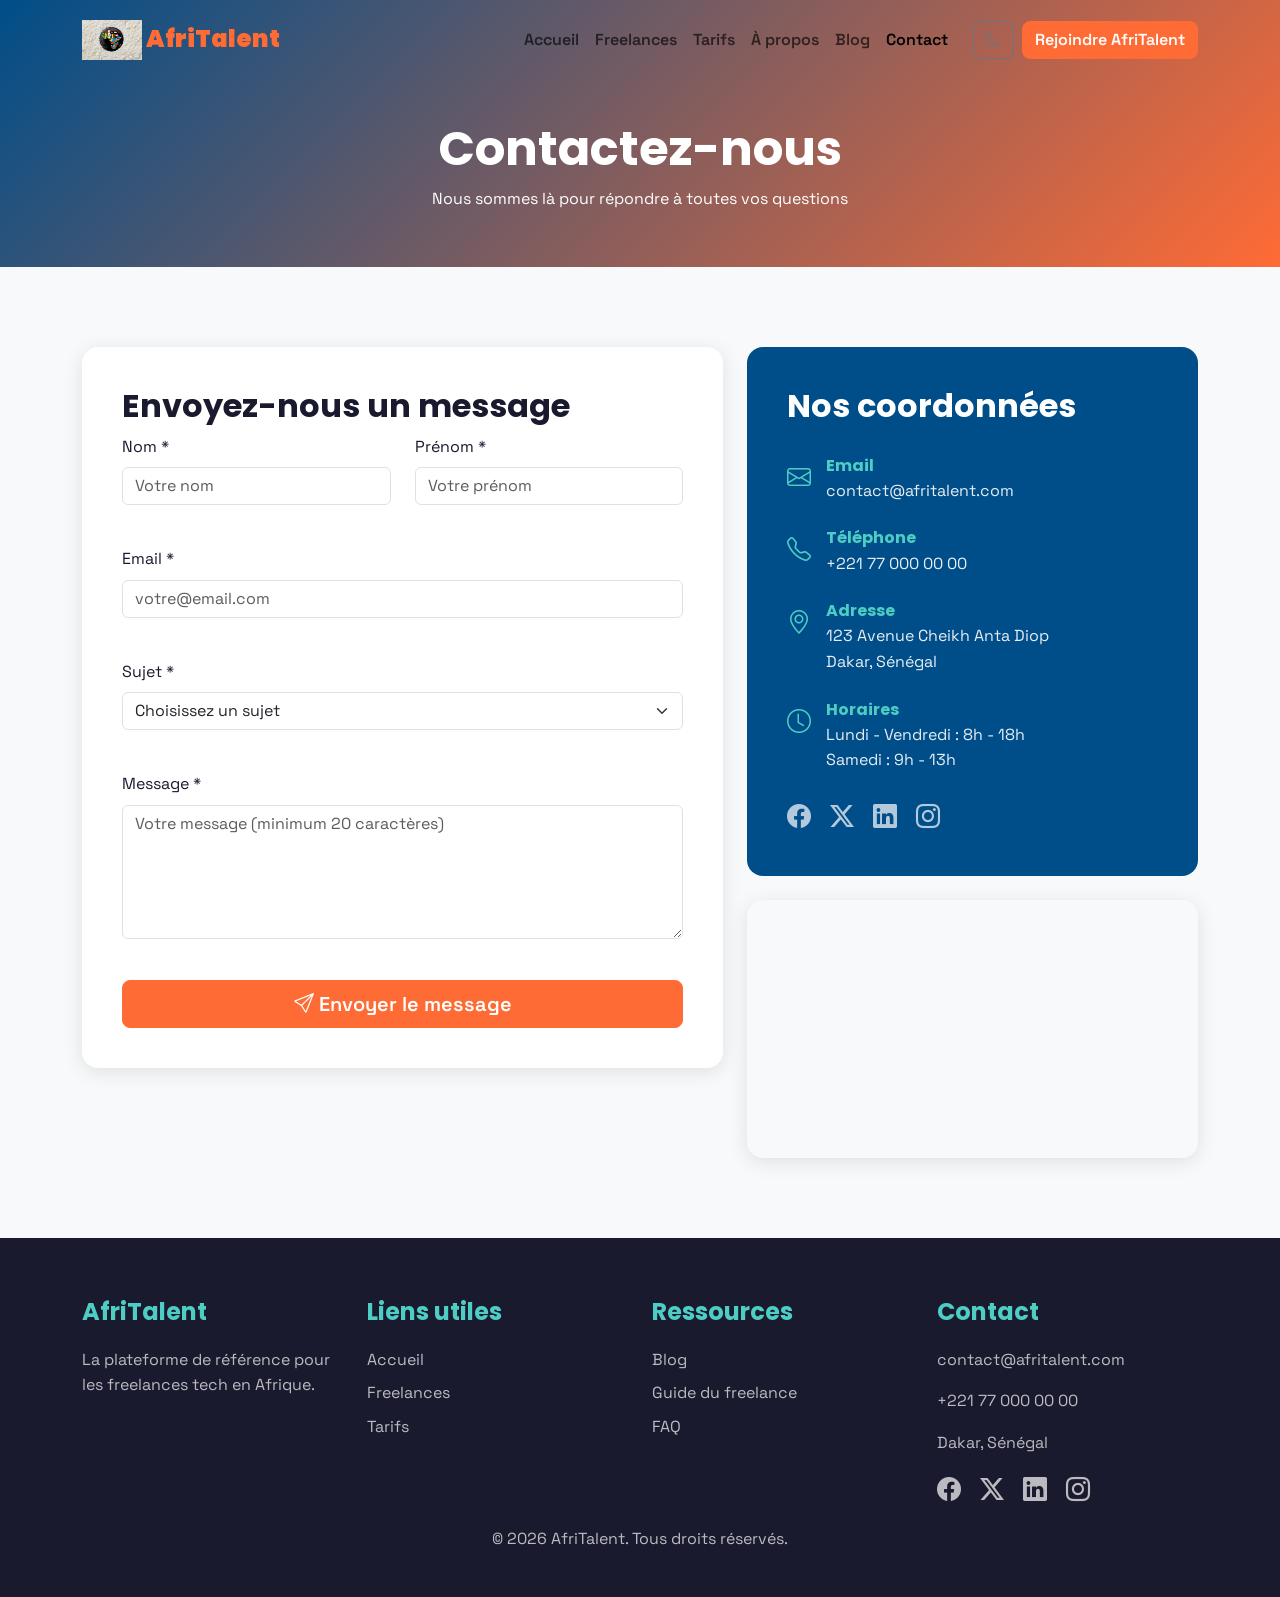
<file: contact.html>
<!DOCTYPE html>
<html lang="fr">
<head>
  <meta charset="UTF-8">
  <meta name="viewport" content="width=device-width, initial-scale=1.0">
  <title>AfriTalent — Contact</title>

  
  <link href="https://cdn.jsdelivr.net/npm/bootstrap@5.3.3/dist/css/bootstrap.min.css" rel="stylesheet">

  <link href="https://cdn.jsdelivr.net/npm/bootstrap-icons@1.11.3/font/bootstrap-icons.css" rel="stylesheet">

  <link rel="stylesheet" href="css/style.css">
</head>
<body>

  
  <header>
    <nav class="navbar navbar-expand-lg fixed-top" id="navbar">
      <div class="container">
        <a class="navbar-brand" href="index.html">
          <img src="images/logo.jpg" alt="Logo AfriTalent" height="40">
          AfriTalent
        </a>
        <button class="navbar-toggler" type="button"
                data-bs-toggle="collapse"
                data-bs-target="#navbarMenu"
                aria-controls="navbarMenu"
                aria-expanded="false"
                aria-label="Ouvrir le menu">
          <span class="navbar-toggler-icon"></span>
        </button>
        <div class="collapse navbar-collapse" id="navbarMenu">
          <ul class="navbar-nav ms-auto">
            <li class="nav-item"><a class="nav-link" href="index.html">Accueil</a></li>
            <li class="nav-item"><a class="nav-link" href="freelances.html">Freelances</a></li>
            <li class="nav-item"><a class="nav-link" href="tarifs.html">Tarifs</a></li>
            <li class="nav-item"><a class="nav-link" href="about.html">À propos</a></li>
            <li class="nav-item"><a class="nav-link" href="#">Blog</a></li>
            <li class="nav-item"><a class="nav-link active" href="contact.html">Contact</a></li>
          </ul>
          <button id="darkModeToggle" class="btn btn-outline-secondary ms-3">
            <i class="bi bi-moon"></i>
          </button>
          <a href="contact.html" class="btn btn-primary ms-2">Rejoindre AfriTalent</a>
        </div>
      </div>
    </nav>
  </header>

  <main>

  
    <section id="page-title">
      <div class="container text-center">
        <h1>Contactez-nous</h1>
        <p>Nous sommes là pour répondre à toutes vos questions</p>
      </div>
    </section>

  
    <section id="contact-section">
      <div class="container">
        <div class="row">

        
          <div class="col-lg-7">
            <div class="formulaire-card">
              <h2>Envoyez-nous un message</h2>

              <form id="contactForm" novalidate>

              
                <div class="row">
                  <div class="col-md-6 mb-3">
                    <label for="nom" class="form-label">Nom *</label>
                    <input type="text" 
                           class="form-control" 
                           id="nom" 
                           placeholder="Votre nom"
                           required>
                    <div class="error-message" id="error-nom"></div>
                  </div>
                  <div class="col-md-6 mb-3">
                    <label for="prenom" class="form-label">Prénom *</label>
                    <input type="text" 
                           class="form-control" 
                           id="prenom" 
                           placeholder="Votre prénom"
                           required>
                    <div class="error-message" id="error-prenom"></div>
                  </div>
                </div>

              
                <div class="mb-3">
                  <label for="email" class="form-label">Email *</label>
                  <input type="email" 
                         class="form-control" 
                         id="email" 
                         placeholder="votre@email.com"
                         required>
                  <div class="error-message" id="error-email"></div>
                </div>

              
                <div class="mb-3">
                  <label for="sujet" class="form-label">Sujet *</label>
                  <select class="form-select" id="sujet" required>
                    <option value="">Choisissez un sujet</option>
                    <option value="inscription">Inscription</option>
                    <option value="mission">Trouver une mission</option>
                    <option value="recrutement">Recruter un freelance</option>
                    <option value="tarifs">Questions sur les tarifs</option>
                    <option value="autre">Autre</option>
                  </select>
                  <div class="error-message" id="error-sujet"></div>
                </div>

              
                <div class="mb-3">
                  <label for="message" class="form-label">Message *</label>
                  <textarea class="form-control" 
                            id="message" 
                            rows="5" 
                            placeholder="Votre message (minimum 20 caractères)"
                            required></textarea>
                  <div class="error-message" id="error-message"></div>
                </div>

              
                <button type="submit" class="btn btn-primary btn-lg w-100">
                  <i class="bi bi-send"></i> Envoyer le message
                </button>

              
                <div id="success-message" class="success-alert" style="display:none;">
                  <i class="bi bi-check-circle"></i>
                  Votre message a été envoyé avec succès ! Nous vous répondrons sous 24h.
                </div>

              </form>
            </div>
          </div>

        
          <div class="col-lg-5">
            <div class="infos-contact">

              <h2>Nos coordonnées</h2>

              <div class="info-item">
                <i class="bi bi-envelope"></i>
                <div>
                  <h4>Email</h4>
                  <p>contact@afritalent.com</p>
                </div>
              </div>

              <div class="info-item">
                <i class="bi bi-telephone"></i>
                <div>
                  <h4>Téléphone</h4>
                  <p>+221 77 000 00 00</p>
                </div>
              </div>

              <div class="info-item">
                <i class="bi bi-geo-alt"></i>
                <div>
                  <h4>Adresse</h4>
                  <p>123 Avenue Cheikh Anta Diop<br>Dakar, Sénégal</p>
                </div>
              </div>

              <div class="info-item">
                <i class="bi bi-clock"></i>
                <div>
                  <h4>Horaires</h4>
                  <p>Lundi - Vendredi : 8h - 18h<br>Samedi : 9h - 13h</p>
                </div>
              </div>

            
              <div class="social-icons mt-4">
                <a href="#" aria-label="Facebook"><i class="bi bi-facebook"></i></a>
                <a href="#" aria-label="Twitter"><i class="bi bi-twitter-x"></i></a>
                <a href="#" aria-label="LinkedIn"><i class="bi bi-linkedin"></i></a>
                <a href="#" aria-label="Instagram"><i class="bi bi-instagram"></i></a>
              </div>

            </div>

            
            <div class="map-container mt-4">
              <iframe 
                src="https://www.google.com/maps/embed?pb=!1m18!1m12!1m3!1d15427.398935659!2d-17.4676861!3d14.7167284!2m3!1f0!2f0!3f0!3m2!1i1024!2i768!4f13.1!3m3!1m2!1s0xec172f5b3c5b78f%3A0x8ba4c Fixedfc1c4ef0a!2sDakar%2C%20S%C3%A9n%C3%A9gal!5e0!3m2!1sfr!2sfr!4v1234567890"
                width="100%" 
                height="250" 
                style="border:0;" 
                allowfullscreen="" 
                loading="lazy"
                title="Localisation AfriTalent sur Google Maps">
              </iframe>
            </div>

          </div>
        </div>
      </div>
    </section>

  </main>


  <footer>
    <div class="container">
      <div class="row">
        <div class="col-md-3">
          <h4>AfriTalent</h4>
          <p>La plateforme de référence pour les freelances tech en Afrique.</p>
        </div>
        <div class="col-md-3">
          <h4>Liens utiles</h4>
          <ul>
            <li><a href="index.html">Accueil</a></li>
            <li><a href="freelances.html">Freelances</a></li>
            <li><a href="tarifs.html">Tarifs</a></li>
          </ul>
        </div>
        <div class="col-md-3">
          <h4>Ressources</h4>
          <ul>
            <li><a href="#">Blog</a></li>
            <li><a href="#">Guide du freelance</a></li>
            <li><a href="#">FAQ</a></li>
          </ul>
        </div>
        <div class="col-md-3">
          <h4>Contact</h4>
          <p>contact@afritalent.com</p>
          <p>+221 77 000 00 00</p>
          <p>Dakar, Sénégal</p>
          <div class="social-icons">
            <a href="#" aria-label="Facebook"><i class="bi bi-facebook"></i></a>
            <a href="#" aria-label="Twitter"><i class="bi bi-twitter-x"></i></a>
            <a href="#" aria-label="LinkedIn"><i class="bi bi-linkedin"></i></a>
            <a href="#" aria-label="Instagram"><i class="bi bi-instagram"></i></a>
          </div>
        </div>
      </div>
      <div class="text-center mt-3">
        <p>&copy; <span id="annee"></span> AfriTalent. Tous droits réservés.</p>
      </div>
    </div>
  </footer>

  
  <button id="backToTop" aria-label="Retour en haut">
    <i class="bi bi-arrow-up"></i>
  </button>

  
  <script src="https://cdn.jsdelivr.net/npm/bootstrap@5.3.3/dist/js/bootstrap.bundle.min.js"></script>

  <script src="js/main.js"></script>

</body>
</html>
</file>
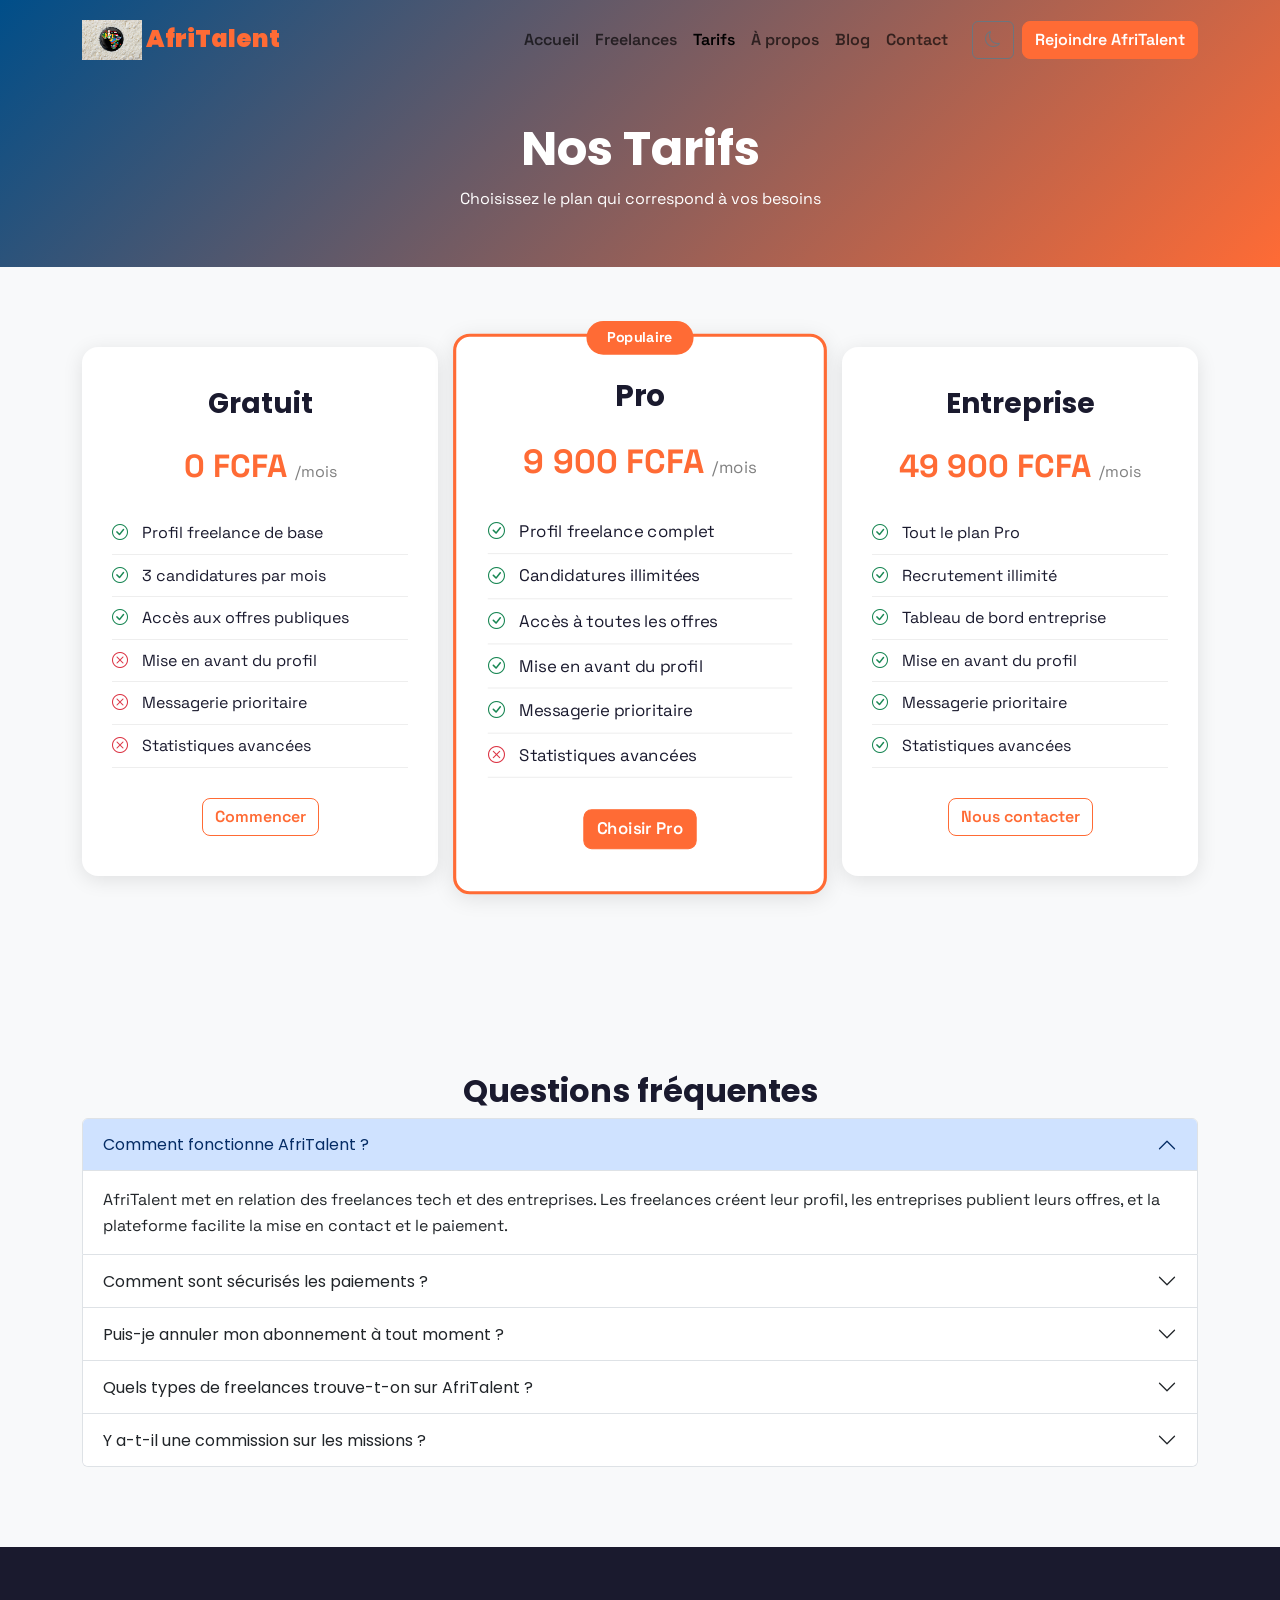
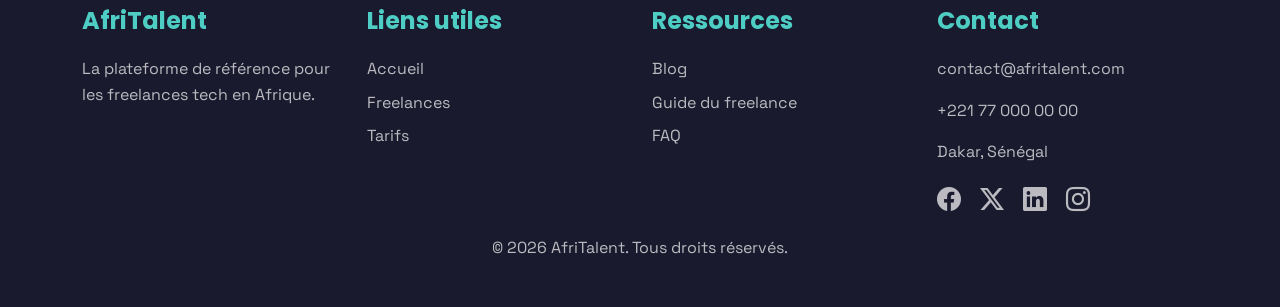
<file: tarifs.html>
<!DOCTYPE html>
<html lang="fr">
<head>
  <meta charset="UTF-8">
  <meta name="viewport" content="width=device-width, initial-scale=1.0">
  <title>AfriTalent — Tarifs</title>

  
  <link href="https://cdn.jsdelivr.net/npm/bootstrap@5.3.3/dist/css/bootstrap.min.css" rel="stylesheet">
  
  <link href="https://cdn.jsdelivr.net/npm/bootstrap-icons@1.11.3/font/bootstrap-icons.css" rel="stylesheet">
  
  <link rel="stylesheet" href="css/style.css">
</head>
<body>

  
  <header>
    <nav class="navbar navbar-expand-lg fixed-top" id="navbar">
      <div class="container">
        <a class="navbar-brand" href="index.html">
          <img src="images/logo.jpg" alt="Logo AfriTalent" height="40">
          AfriTalent
        </a>
        <button class="navbar-toggler" type="button"
                data-bs-toggle="collapse"
                data-bs-target="#navbarMenu"
                aria-controls="navbarMenu"
                aria-expanded="false"
                aria-label="Ouvrir le menu">
          <span class="navbar-toggler-icon"></span>
        </button>
        <div class="collapse navbar-collapse" id="navbarMenu">
          <ul class="navbar-nav ms-auto">
            <li class="nav-item"><a class="nav-link" href="index.html">Accueil</a></li>
            <li class="nav-item"><a class="nav-link" href="freelances.html">Freelances</a></li>
            <li class="nav-item"><a class="nav-link active" href="tarifs.html">Tarifs</a></li>
            <li class="nav-item"><a class="nav-link" href="about.html">À propos</a></li>
            <li class="nav-item"><a class="nav-link" href="#">Blog</a></li>
            <li class="nav-item"><a class="nav-link" href="contact.html">Contact</a></li>
          </ul>
          <button id="darkModeToggle" class="btn btn-outline-secondary ms-3">
            <i class="bi bi-moon"></i>
          </button>
          <a href="contact.html" class="btn btn-primary ms-2">Rejoindre AfriTalent</a>
        </div>
      </div>
    </nav>
  </header>

  <main>

  
    <section id="page-title">
      <div class="container text-center">
        <h1>Nos Tarifs</h1>
        <p>Choisissez le plan qui correspond à vos besoins</p>
      </div>
    </section>

    
    <section id="plans">
      <div class="container">
        <div class="row justify-content-center">

        
          <div class="col-12 col-md-4">
            <div class="plan-card">
              <h3>Gratuit</h3>
              <div class="prix">0 FCFA <span>/mois</span></div>
              <ul class="features">
                <li><i class="bi bi-check-circle text-success"></i> Profil freelance de base</li>
                <li><i class="bi bi-check-circle text-success"></i> 3 candidatures par mois</li>
                <li><i class="bi bi-check-circle text-success"></i> Accès aux offres publiques</li>
                <li><i class="bi bi-x-circle text-danger"></i> Mise en avant du profil</li>
                <li><i class="bi bi-x-circle text-danger"></i> Messagerie prioritaire</li>
                <li><i class="bi bi-x-circle text-danger"></i> Statistiques avancées</li>
              </ul>
              <a href="contact.html" class="btn btn-outline-primary">Commencer</a>
            </div>
          </div>

          
          <div class="col-12 col-md-4">
            <div class="plan-card plan-populaire">
              <span class="badge-populaire">Populaire</span>
              <h3>Pro</h3>
              <div class="prix">9 900 FCFA <span>/mois</span></div>
              <ul class="features">
                <li><i class="bi bi-check-circle text-success"></i> Profil freelance complet</li>
                <li><i class="bi bi-check-circle text-success"></i> Candidatures illimitées</li>
                <li><i class="bi bi-check-circle text-success"></i> Accès à toutes les offres</li>
                <li><i class="bi bi-check-circle text-success"></i> Mise en avant du profil</li>
                <li><i class="bi bi-check-circle text-success"></i> Messagerie prioritaire</li>
                <li><i class="bi bi-x-circle text-danger"></i> Statistiques avancées</li>
              </ul>
              <a href="contact.html" class="btn btn-primary">Choisir Pro</a>
            </div>
          </div>

          
          <div class="col-12 col-md-4">
            <div class="plan-card">
              <h3>Entreprise</h3>
              <div class="prix">49 900 FCFA <span>/mois</span></div>
              <ul class="features">
                <li><i class="bi bi-check-circle text-success"></i> Tout le plan Pro</li>
                <li><i class="bi bi-check-circle text-success"></i> Recrutement illimité</li>
                <li><i class="bi bi-check-circle text-success"></i> Tableau de bord entreprise</li>
                <li><i class="bi bi-check-circle text-success"></i> Mise en avant du profil</li>
                <li><i class="bi bi-check-circle text-success"></i> Messagerie prioritaire</li>
                <li><i class="bi bi-check-circle text-success"></i> Statistiques avancées</li>
              </ul>
              <a href="contact.html" class="btn btn-outline-primary">Nous contacter</a>
            </div>
          </div>

        </div>
      </div>
    </section>

    
    <section id="faq">
      <div class="container">
        <h2 class="text-center">Questions fréquentes</h2>

        
        <div class="accordion" id="accordionFAQ">

          <div class="accordion-item">
            <h3 class="accordion-header">
              <button class="accordion-button" type="button"
                      data-bs-toggle="collapse"
                      data-bs-target="#faq1"
                      aria-expanded="true">
                Comment fonctionne AfriTalent ?
              </button>
            </h3>
            <div id="faq1" class="accordion-collapse collapse show"
                 data-bs-parent="#accordionFAQ">
              <div class="accordion-body">
                AfriTalent met en relation des freelances tech et des entreprises. 
                Les freelances créent leur profil, les entreprises publient leurs offres, 
                et la plateforme facilite la mise en contact et le paiement.
              </div>
            </div>
          </div>

          <div class="accordion-item">
            <h3 class="accordion-header">
              <button class="accordion-button collapsed" type="button"
                      data-bs-toggle="collapse"
                      data-bs-target="#faq2"
                      aria-expanded="false">
                Comment sont sécurisés les paiements ?
              </button>
            </h3>
            <div id="faq2" class="accordion-collapse collapse"
                 data-bs-parent="#accordionFAQ">
              <div class="accordion-body">
                Les paiements sont sécurisés via notre système d'escrow. 
                L'argent est bloqué jusqu'à validation de la mission par le client. 
                Nous acceptons Mobile Money, virement bancaire et carte bancaire.
              </div>
            </div>
          </div>

          <div class="accordion-item">
            <h3 class="accordion-header">
              <button class="accordion-button collapsed" type="button"
                      data-bs-toggle="collapse"
                      data-bs-target="#faq3"
                      aria-expanded="false">
                Puis-je annuler mon abonnement à tout moment ?
              </button>
            </h3>
            <div id="faq3" class="accordion-collapse collapse"
                 data-bs-parent="#accordionFAQ">
              <div class="accordion-body">
                Oui, vous pouvez annuler votre abonnement à tout moment depuis votre espace personnel. 
                L'annulation prend effet à la fin de la période en cours, sans frais supplémentaires.
              </div>
            </div>
          </div>

          <div class="accordion-item">
            <h3 class="accordion-header">
              <button class="accordion-button collapsed" type="button"
                      data-bs-toggle="collapse"
                      data-bs-target="#faq4"
                      aria-expanded="false">
                Quels types de freelances trouve-t-on sur AfriTalent ?
              </button>
            </h3>
            <div id="faq4" class="accordion-collapse collapse"
                 data-bs-parent="#accordionFAQ">
              <div class="accordion-body">
                AfriTalent accueille des développeurs web et mobile, designers UI/UX, 
                experts en marketing digital, data scientists, rédacteurs tech, 
                ingénieurs DevOps et bien d'autres profils tech.
              </div>
            </div>
          </div>

          <div class="accordion-item">
            <h3 class="accordion-header">
              <button class="accordion-button collapsed" type="button"
                      data-bs-toggle="collapse"
                      data-bs-target="#faq5"
                      aria-expanded="false">
                Y a-t-il une commission sur les missions ?
              </button>
            </h3>
            <div id="faq5" class="accordion-collapse collapse"
                 data-bs-parent="#accordionFAQ">
              <div class="accordion-body">
                AfriTalent prélève une commission de 10% sur chaque mission réalisée 
                pour les comptes gratuits. Cette commission est réduite à 5% pour 
                les abonnés Pro et supprimée pour les abonnés Entreprise.
              </div>
            </div>
          </div>

        </div>
      </div>
    </section>

  </main>

  <footer>
    <div class="container">
      <div class="row">
        <div class="col-md-3">
          <h4>AfriTalent</h4>
          <p>La plateforme de référence pour les freelances tech en Afrique.</p>
        </div>
        <div class="col-md-3">
          <h4>Liens utiles</h4>
          <ul>
            <li><a href="index.html">Accueil</a></li>
            <li><a href="freelances.html">Freelances</a></li>
            <li><a href="tarifs.html">Tarifs</a></li>
          </ul>
        </div>
        <div class="col-md-3">
          <h4>Ressources</h4>
          <ul>
            <li><a href="#">Blog</a></li>
            <li><a href="#">Guide du freelance</a></li>
            <li><a href="#">FAQ</a></li>
          </ul>
        </div>
        <div class="col-md-3">
          <h4>Contact</h4>
          <p>contact@afritalent.com</p>
          <p>+221 77 000 00 00</p>
          <p>Dakar, Sénégal</p>
          <div class="social-icons">
            <a href="#" aria-label="Facebook"><i class="bi bi-facebook"></i></a>
            <a href="#" aria-label="Twitter"><i class="bi bi-twitter-x"></i></a>
            <a href="#" aria-label="LinkedIn"><i class="bi bi-linkedin"></i></a>
            <a href="#" aria-label="Instagram"><i class="bi bi-instagram"></i></a>
          </div>
        </div>
      </div>
      <div class="text-center mt-3">
        <p>&copy; <span id="annee"></span> AfriTalent. Tous droits réservés.</p>
      </div>
    </div>
  </footer>


  <button id="backToTop" aria-label="Retour en haut">
      <i class="bi bi-arrow-up"></i>
  </button>


  <script src="https://cdn.jsdelivr.net/npm/bootstrap@5.3.3/dist/js/bootstrap.bundle.min.js"></script>

  <script src="js/main.js"></script>

</body>
</html>
</file>
<file: css/style.css>
@import url('https://fonts.googleapis.com/css2?family=Poppins:wght@300;400;600;700;900&family=Space+Grotesk:wght@400;600;700&display=swap');

:root {

  --couleur-primaire: #FF6B35;
  --couleur-secondaire: #004E89;
  --couleur-accent: #4ECDC4;
  --couleur-texte: #1A1A2E;
  --couleur-fond: #F8F9FA;


  --couleur-fond-dark: #0F0F1A;
  --couleur-carte-dark: #1A1A2E;
  --couleur-texte-dark: #F8F9FA;


  --police-titre: 'Poppins', sans-serif;
  --police-corps: 'Space Grotesk', sans-serif;


  --espacement-section: 80px;
  --espacement-small: 20px;


  --border-radius: 16px;
  --border-radius-small: 8px;


  --ombre: 0 4px 20px rgba(0, 0, 0, 0.1);
  --ombre-hover: 0 8px 30px rgba(0, 0, 0, 0.2);
}


* {
  margin: 0;
  padding: 0;
  box-sizing: border-box;
}

body {
  font-family: var(--police-corps);
  color: var(--couleur-texte);
  background-color: var(--couleur-fond);
  line-height: 1.6;
}

h1, h2, h3, h4 {
  font-family: var(--police-titre);
  font-weight: 700;
}

a {
  text-decoration: none;
  color: inherit;
}

img {
  max-width: 100%;
}


body.dark-mode {
  background-color: var(--couleur-fond-dark);
  color: var(--couleur-texte-dark);
}

body.dark-mode .navbar {
  background-color: var(--couleur-carte-dark) !important;
}

body.dark-mode .card,
body.dark-mode .plan-card,
body.dark-mode .bento-card,
body.dark-mode .formulaire-card,
body.dark-mode .infos-contact {
  background-color: var(--couleur-carte-dark);
  color: var(--couleur-texte-dark);
}

body.dark-mode footer {
  background-color: #070710;
}


#navbar {
  background-color: transparent;
  transition: all 0.3s ease;
  padding: 15px 0;
}

#navbar.scrolled {
  background-color: white;
  box-shadow: var(--ombre);
  padding: 8px 0;
}

body.dark-mode #navbar.scrolled {
  background-color: var(--couleur-carte-dark);
}

.navbar-brand {
  font-family: var(--police-titre);
  font-size: 1.5rem;
  font-weight: 900;
  color: var(--couleur-primaire) !important;
}

.nav-link {
  font-weight: 600;
  transition: color 0.3s;
}

.nav-link:hover {
  color: var(--couleur-primaire) !important;
}


.btn-primary {
  background-color: var(--couleur-primaire);
  border-color: var(--couleur-primaire);
  border-radius: var(--border-radius-small);
  font-weight: 600;
  transition: all 0.3s ease;
}

.btn-primary:hover {
  background-color: var(--couleur-secondaire);
  border-color: var(--couleur-secondaire);
  transform: translateY(-2px);
  box-shadow: var(--ombre-hover);
}

.btn-outline-primary {
  border-color: var(--couleur-primaire);
  color: var(--couleur-primaire);
  border-radius: var(--border-radius-small);
  font-weight: 600;
  transition: all 0.3s ease;
}

.btn-outline-primary:hover {
  background-color: var(--couleur-primaire);
  transform: translateY(-2px);
}


section {
  padding: var(--espacement-section) 0;
}

#page-title {
  padding-top: 120px;
  padding-bottom: 40px;
  background: linear-gradient(135deg, var(--couleur-secondaire), var(--couleur-primaire));
  color: white;
}

#page-title h1 {
  font-size: 3rem;
}


#hero {
  min-height: 100vh;
  display: flex;
  align-items: center;
  background: linear-gradient(135deg, var(--couleur-secondaire) 0%, var(--couleur-primaire) 100%);
  color: white;
  padding-top: 100px;
}

#hero h1 {
  font-size: 3.5rem;
  font-weight: 900;
  line-height: 1.2;
  margin-bottom: 20px;
}

#hero h2 {
  font-size: 1.2rem;
  font-weight: 400;
  margin-bottom: 30px;
  opacity: 0.9;
}

.hero-buttons {
  display: flex;
  gap: 15px;
  flex-wrap: wrap;
}

.hero-buttons .btn {
  padding: 12px 28px;
  font-size: 1rem;
}
#hero img {
  border-radius: var(--border-radius);
  box-shadow: var(--ombre-hover);
  object-fit: cover;
  max-height: 400px;
}


.stats-row {
  margin-top: 60px;
  padding-top: 40px;
  border-top: 1px solid rgba(255,255,255,0.3);
}

.stats-row h3 {
  font-size: 3rem;
  font-weight: 900;
  color: white;
}

.stats-row p {
  color: rgba(255,255,255,0.8);
  font-size: 1rem;
}


.bento-grid {
  display: grid;
  grid-template-columns: repeat(3, 1fr);
  grid-template-rows: auto;
  gap: 20px;
  margin-top: 40px;
}

.bento-card {
  background-color: white;
  border-radius: var(--border-radius);
  padding: 30px;
  box-shadow: var(--ombre);
  transition: transform 0.3s ease, box-shadow 0.3s ease;
}

.bento-card:hover {
  transform: translateY(-5px);
  box-shadow: var(--ombre-hover);
}


.bento-large {
  grid-column: span 2;
}


.bento-wide {
  grid-column: span 3;
}

.bento-card i {
  font-size: 2.5rem;
  color: var(--couleur-primaire);
  margin-bottom: 15px;
}

.step-number {
  font-size: 4rem;
  font-weight: 900;
  color: var(--couleur-accent);
  opacity: 0.3;
  display: block;
}


.category-card {
  background-color: white;
  border-radius: var(--border-radius);
  padding: 25px 15px;
  text-align: center;
  box-shadow: var(--ombre);
  margin-bottom: 20px;
  transition: all 0.3s ease;
  cursor: pointer;
}

.category-card:hover {
  transform: translateY(-8px);
  box-shadow: var(--ombre-hover);
  background-color: var(--couleur-primaire);
  color: white;
}

.category-card i {
  font-size: 2.5rem;
  color: var(--couleur-primaire);
  margin-bottom: 10px;
  display: block;
  transition: color 0.3s;
}

.category-card:hover i {
  color: white;
}

.category-card h3 {
  font-size: 0.9rem;
  margin-bottom: 5px;
}

.category-card p {
  font-size: 0.8rem;
  opacity: 0.7;
  margin: 0;
}


#temoignages {
  background-color: var(--couleur-secondaire);
  color: white;
}

#temoignages h2 {
  color: white;
}

.temoignage-card {
  padding: 40px;
  max-width: 600px;
  margin: 0 auto;
}

.temoignage-card img {
  width: 80px;
  height: 80px;
  margin-bottom: 20px;
}

.temoignage-card p {
  font-size: 1.2rem;
  font-style: italic;
  margin-bottom: 15px;
}

.temoignage-card h4 {
  color: var(--couleur-accent);
}

.stars i {
  color: #FFD700;
}


#cta {
  background: linear-gradient(135deg, var(--couleur-primaire), var(--couleur-accent));
  color: white;
}

#cta h2 {
  font-size: 2.5rem;
  margin-bottom: 15px;
}


.btn-filter {
  margin: 5px;
  border-radius: 50px;
  padding: 8px 20px;
  font-weight: 600;
  border: 2px solid var(--couleur-primaire);
  color: var(--couleur-primaire);
  transition: all 0.3s;
}

.btn-filter:hover,
.btn-filter.active {
  background-color: var(--couleur-primaire);
  color: white;
}

.freelance-card {
  margin-bottom: 30px;
  transition: all 0.3s ease;
}

.freelance-card .card {
  border: none;
  border-radius: var(--border-radius);
  box-shadow: var(--ombre);
  transition: all 0.3s ease;
  overflow: hidden;
}

.freelance-card .card:hover {
  transform: translateY(-8px);
  box-shadow: var(--ombre-hover);
}

.freelance-card .card-img-top {
  width: 80px;
  height: 80px;
  border-radius: 50%;
  margin: 20px auto 0;
  display: block;
}

.tarif {
  color: var(--couleur-primaire);
  font-weight: 700;
}


.plan-card {
  background-color: white;
  border-radius: var(--border-radius);
  padding: 40px 30px;
  text-align: center;
  box-shadow: var(--ombre);
  margin-bottom: 30px;
  position: relative;
  transition: all 0.3s ease;
}

.plan-card:hover {
  transform: translateY(-5px);
  box-shadow: var(--ombre-hover);
}


.plan-populaire {
  border: 3px solid var(--couleur-primaire);
  transform: scale(1.05);
}

.plan-populaire:hover {
  transform: scale(1.05) translateY(-5px);
}

.badge-populaire {
  position: absolute;
  top: -15px;
  left: 50%;
  transform: translateX(-50%);
  background-color: var(--couleur-primaire);
  color: white;
  padding: 5px 20px;
  border-radius: 50px;
  font-weight: 700;
  font-size: 0.85rem;
}

.prix {
  font-size: 2rem;
  font-weight: 900;
  color: var(--couleur-primaire);
  margin: 20px 0;
}

.prix span {
  font-size: 1rem;
  color: gray;
  font-weight: 400;
}

.features {
  list-style: none;
  padding: 0;
  margin-bottom: 30px;
  text-align: left;
}

.features li {
  padding: 8px 0;
  border-bottom: 1px solid #eee;
}

.features li i {
  margin-right: 10px;
}


.equipe-card {
  border: none;
  border-radius: var(--border-radius);
  box-shadow: var(--ombre);
  margin-bottom: 30px;
  transition: all 0.3s ease;
}

.equipe-card:hover {
  transform: translateY(-8px);
  box-shadow: var(--ombre-hover);
}

.equipe-card .card-img-top {
  width: 100px;
  height: 100px;
}

.poste {
  color: var(--couleur-primaire);
  font-weight: 600;
}

.valeur-card {
  padding: 30px 20px;
  text-align: center;
  margin-bottom: 20px;
}

.valeur-card i {
  font-size: 3rem;
  color: var(--couleur-primaire);
  margin-bottom: 15px;
  display: block;
}


.formulaire-card {
  background-color: white;
  border-radius: var(--border-radius);
  padding: 40px;
  box-shadow: var(--ombre);
}

.infos-contact {
  background-color: var(--couleur-secondaire);
  border-radius: var(--border-radius);
  padding: 40px;
  color: white;
}

.infos-contact h2 {
  color: white;
  margin-bottom: 30px;
}

.info-item {
  display: flex;
  align-items: flex-start;
  gap: 15px;
  margin-bottom: 25px;
}

.info-item i {
  font-size: 1.5rem;
  color: var(--couleur-accent);
  margin-top: 3px;
}

.info-item h4 {
  font-size: 1rem;
  margin-bottom: 3px;
  color: var(--couleur-accent);
}

.info-item p {
  margin: 0;
  opacity: 0.9;
}


.error-message {
  color: red;
  font-size: 0.85rem;
  margin-top: 5px;
  min-height: 20px;
}

.form-control.is-invalid {
  border-color: red;
}

.form-control.is-valid {
  border-color: green;
}

.success-alert {
  background-color: #d4edda;
  color: #155724;
  border-radius: var(--border-radius-small);
  padding: 15px;
  margin-top: 20px;
  text-align: center;
  font-weight: 600;
}

.map-container {
  border-radius: var(--border-radius);
  overflow: hidden;
  box-shadow: var(--ombre);
}


footer {
  background-color: var(--couleur-texte);
  color: white;
  padding: 60px 0 30px;
}

footer h4 {
  color: var(--couleur-accent);
  margin-bottom: 20px;
}

footer ul {
  list-style: none;
  padding: 0;
}

footer ul li {
  margin-bottom: 8px;
}

footer ul li a {
  color: rgba(255,255,255,0.7);
  transition: color 0.3s;
}

footer ul li a:hover {
  color: var(--couleur-primaire);
}

footer p {
  color: rgba(255,255,255,0.7);
}

.social-icons a {
  font-size: 1.5rem;
  margin-right: 15px;
  color: rgba(255,255,255,0.7);
  transition: color 0.3s;
}

.social-icons a:hover {
  color: var(--couleur-primaire);
}


#backToTop {
  position: fixed;
  bottom: 30px;
  right: 30px;
  background-color: var(--couleur-primaire);
  color: white;
  border: none;
  border-radius: 50%;
  width: 50px;
  height: 50px;
  font-size: 1.3rem;
  cursor: pointer;
  display: none;
  box-shadow: var(--ombre);
  transition: all 0.3s ease;
  z-index: 999;
}

#backToTop:hover {
  background-color: var(--couleur-secondaire);
  transform: translateY(-3px);
}


.fade-in {
  opacity: 0;
  transform: translateY(30px);
  transition: opacity 0.6s ease, transform 0.6s ease;
}

.fade-in.visible {
  opacity: 1;
  transform: translateY(0);
}



@media (max-width: 768px) {
  #hero h1 {
    font-size: 2.5rem;
  }

  .bento-grid {
    grid-template-columns: 1fr;
  }

  .bento-large,
  .bento-wide {
    grid-column: span 1;
  }

  .plan-populaire {
    transform: scale(1);
  }
}

@media (max-width: 375px) {
  #hero h1 {
    font-size: 2rem;
  }

  #page-title h1 {
    font-size: 2rem;
  }

  .hero-buttons {
    flex-direction: column;
  }

  .formulaire-card {
    padding: 20px;
  }
}

.carousel-control-prev-icon,
.carousel-control-next-icon {
  background-color: var(--couleur-primaire);
  border-radius: 50%;
  padding: 20px;
}

.carousel-item {
  transition: transform 0.6s ease-in-out;
}
/* ========================================
   20. RESPONSIVE DESIGN
   ======================================== */

/* TABLETTE (768px à 1199px) */
@media (max-width: 1199px) {
  #hero h1 {
    font-size: 3rem;
  }

  .bento-grid {
    grid-template-columns: repeat(2, 1fr);
  }

  .bento-wide {
    grid-column: span 2;
  }

  .bento-large {
    grid-column: span 2;
  }
}

/* TABLETTE (max 768px) */
@media (max-width: 768px) {
  #hero {
    text-align: center;
    padding-top: 120px;
  }

  #hero h1 {
    font-size: 2.5rem;
  }

  #hero .row {
    flex-direction: column-reverse;
  }

  .hero-buttons {
    justify-content: center;
  }

  .stats-row {
    text-align: center;
  }

  .stats-row > div {
    margin-bottom: 20px;
  }

  .bento-grid {
    grid-template-columns: 1fr;
  }

  .bento-large,
  .bento-wide {
    grid-column: span 1;
  }

  .plan-populaire {
    transform: scale(1);
    order: -1; /* Le plan Pro apparaît en premier sur mobile */
  }

  #page-title h1 {
    font-size: 2.2rem;
  }

  .temoignage-card {
    padding: 20px;
  }
}

/* MOBILE (max 575px) */
@media (max-width: 575px) {
  #hero h1 {
    font-size: 2rem;
  }

  #hero h2 {
    font-size: 1rem;
  }

  .hero-buttons {
    flex-direction: column;
    width: 100%;
  }

  .hero-buttons .btn {
    width: 100%;
  }

  .stats-row h3 {
    font-size: 2rem;
  }

  #page-title {
    padding-top: 100px;
  }

  #page-title h1 {
    font-size: 1.8rem;
  }

  .formulaire-card,
  .infos-contact {
    padding: 20px;
  }

  .navbar-brand {
    font-size: 1.2rem;
  }

  section {
    padding: 50px 0;
  }
}
</file>
